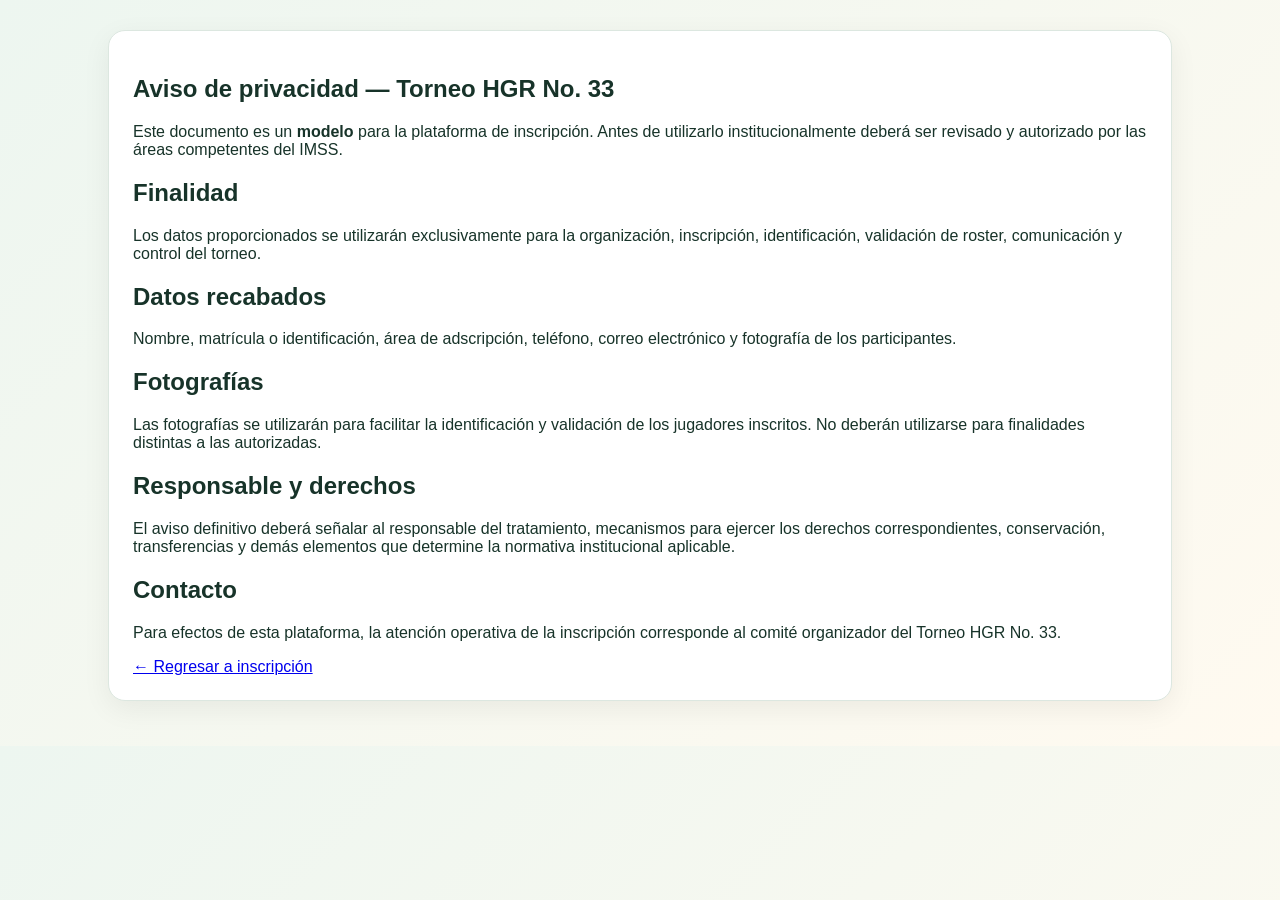
<file: docs/aviso-privacidad.html>
<!doctype html><html lang="es"><head><meta charset="utf-8"><meta name="viewport" content="width=device-width,initial-scale=1"><title>Aviso de privacidad - Torneo HGR 33</title><link rel="stylesheet" href="styles.css"></head><body><main class="container" style="margin-top:30px"><section class="card"><h1>Aviso de privacidad — Torneo HGR No. 33</h1><p>Este documento es un <b>modelo</b> para la plataforma de inscripción. Antes de utilizarlo institucionalmente deberá ser revisado y autorizado por las áreas competentes del IMSS.</p><h2>Finalidad</h2><p>Los datos proporcionados se utilizarán exclusivamente para la organización, inscripción, identificación, validación de roster, comunicación y control del torneo.</p><h2>Datos recabados</h2><p>Nombre, matrícula o identificación, área de adscripción, teléfono, correo electrónico y fotografía de los participantes.</p><h2>Fotografías</h2><p>Las fotografías se utilizarán para facilitar la identificación y validación de los jugadores inscritos. No deberán utilizarse para finalidades distintas a las autorizadas.</p><h2>Responsable y derechos</h2><p>El aviso definitivo deberá señalar al responsable del tratamiento, mecanismos para ejercer los derechos correspondientes, conservación, transferencias y demás elementos que determine la normativa institucional aplicable.</p><h2>Contacto</h2><p>Para efectos de esta plataforma, la atención operativa de la inscripción corresponde al comité organizador del Torneo HGR No. 33.</p><a href="index.html">← Regresar a inscripción</a></section></main></body></html>
</file>
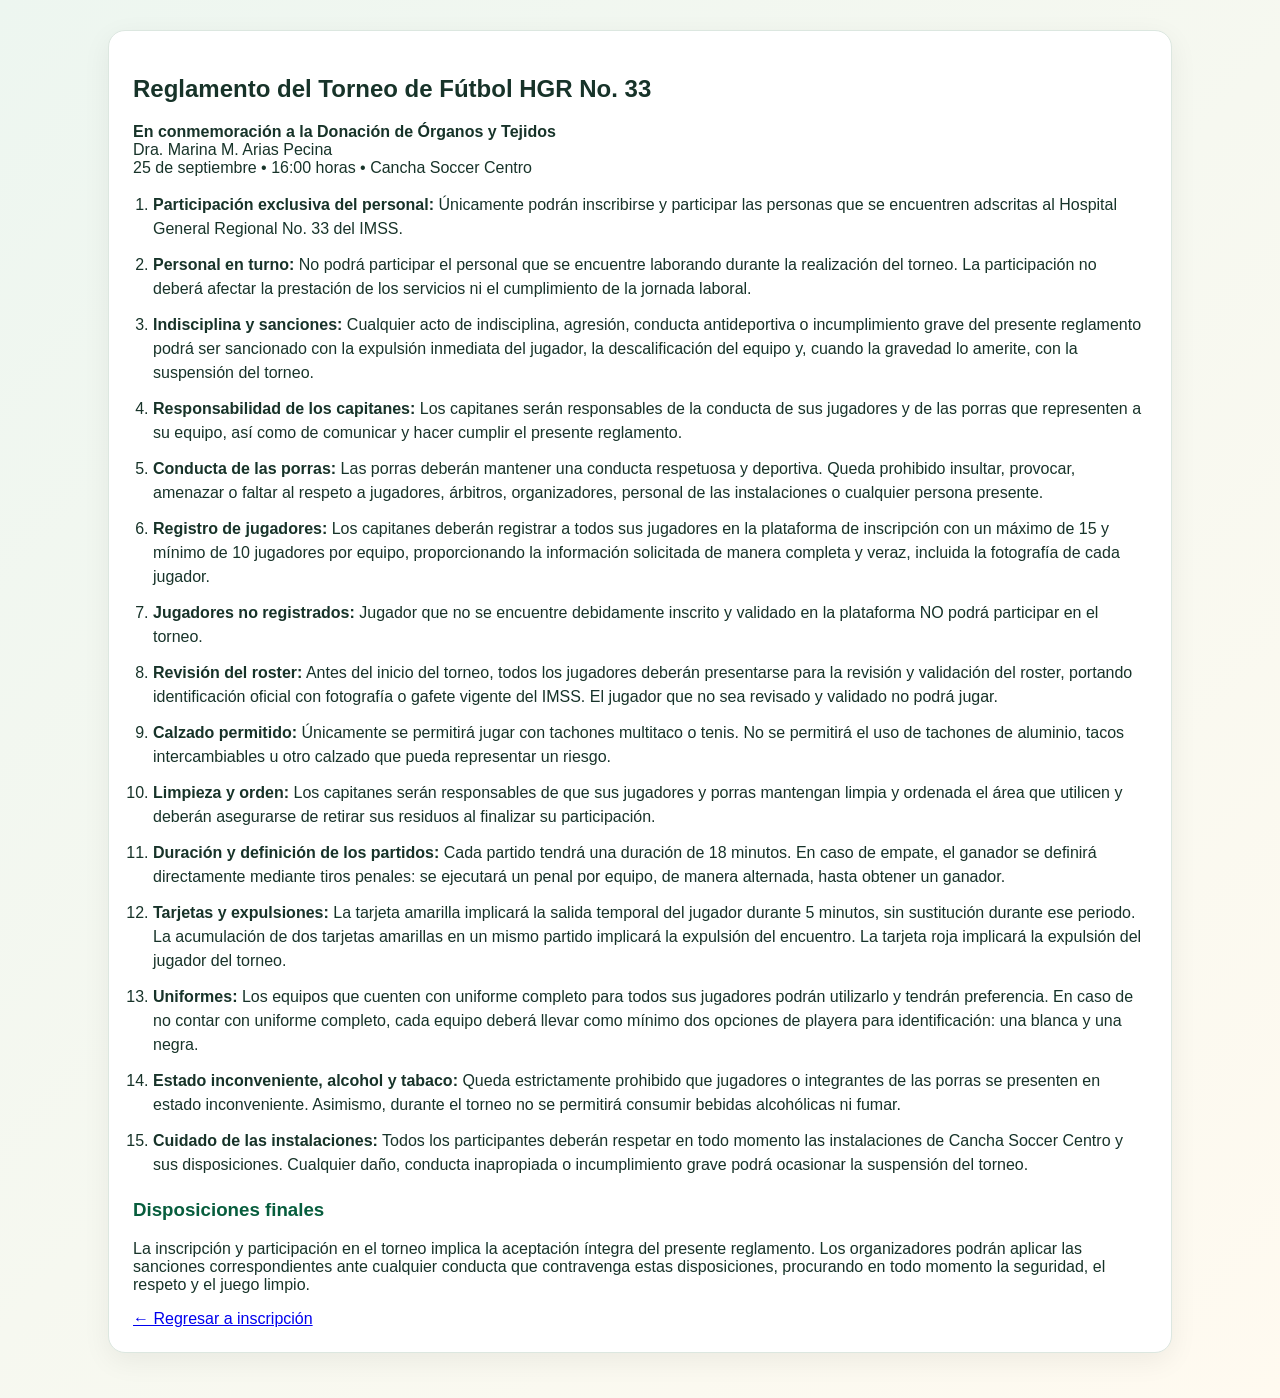
<file: docs/reglamento.html>
<!doctype html>
<html lang="es">
<head>
<meta charset="utf-8">
<meta name="viewport" content="width=device-width,initial-scale=1">
<title>Reglamento | Torneo HGR No. 33</title>
<link rel="stylesheet" href="styles.css">
<style>.reglamento ol{padding-left:20px}.reglamento li{margin:12px 0;line-height:1.5}.reglamento h3{color:var(--green);margin-top:22px}</style>
</head>
<body>
<main class="container" style="margin-top:30px">
<section class="card reglamento">
<h1>Reglamento del Torneo de Fútbol HGR No. 33</h1>
<p><b>En conmemoración a la Donación de Órganos y Tejidos</b><br>Dra. Marina M. Arias Pecina<br>25 de septiembre • 16:00 horas • Cancha Soccer Centro</p>

<ol>
<li><b>Participación exclusiva del personal:</b> Únicamente podrán inscribirse y participar las personas que se encuentren adscritas al Hospital General Regional No. 33 del IMSS.</li>
<li><b>Personal en turno:</b> No podrá participar el personal que se encuentre laborando durante la realización del torneo. La participación no deberá afectar la prestación de los servicios ni el cumplimiento de la jornada laboral.</li>
<li><b>Indisciplina y sanciones:</b> Cualquier acto de indisciplina, agresión, conducta antideportiva o incumplimiento grave del presente reglamento podrá ser sancionado con la expulsión inmediata del jugador, la descalificación del equipo y, cuando la gravedad lo amerite, con la suspensión del torneo.</li>
<li><b>Responsabilidad de los capitanes:</b> Los capitanes serán responsables de la conducta de sus jugadores y de las porras que representen a su equipo, así como de comunicar y hacer cumplir el presente reglamento.</li>
<li><b>Conducta de las porras:</b> Las porras deberán mantener una conducta respetuosa y deportiva. Queda prohibido insultar, provocar, amenazar o faltar al respeto a jugadores, árbitros, organizadores, personal de las instalaciones o cualquier persona presente.</li>
<li><b>Registro de jugadores:</b> Los capitanes deberán registrar a todos sus jugadores en la plataforma de inscripción con un máximo de 15 y mínimo de 10 jugadores por equipo, proporcionando la información solicitada de manera completa y veraz, incluida la fotografía de cada jugador.</li>
<li><b>Jugadores no registrados:</b> Jugador que no se encuentre debidamente inscrito y validado en la plataforma NO podrá participar en el torneo.</li>
<li><b>Revisión del roster:</b> Antes del inicio del torneo, todos los jugadores deberán presentarse para la revisión y validación del roster, portando identificación oficial con fotografía o gafete vigente del IMSS. El jugador que no sea revisado y validado no podrá jugar.</li>
<li><b>Calzado permitido:</b> Únicamente se permitirá jugar con tachones multitaco o tenis. No se permitirá el uso de tachones de aluminio, tacos intercambiables u otro calzado que pueda representar un riesgo.</li>
<li><b>Limpieza y orden:</b> Los capitanes serán responsables de que sus jugadores y porras mantengan limpia y ordenada el área que utilicen y deberán asegurarse de retirar sus residuos al finalizar su participación.</li>
<li><b>Duración y definición de los partidos:</b> Cada partido tendrá una duración de 18 minutos. En caso de empate, el ganador se definirá directamente mediante tiros penales: se ejecutará un penal por equipo, de manera alternada, hasta obtener un ganador.</li>
<li><b>Tarjetas y expulsiones:</b> La tarjeta amarilla implicará la salida temporal del jugador durante 5 minutos, sin sustitución durante ese periodo. La acumulación de dos tarjetas amarillas en un mismo partido implicará la expulsión del encuentro. La tarjeta roja implicará la expulsión del jugador del torneo.</li>
<li><b>Uniformes:</b> Los equipos que cuenten con uniforme completo para todos sus jugadores podrán utilizarlo y tendrán preferencia. En caso de no contar con uniforme completo, cada equipo deberá llevar como mínimo dos opciones de playera para identificación: una blanca y una negra.</li>
<li><b>Estado inconveniente, alcohol y tabaco:</b> Queda estrictamente prohibido que jugadores o integrantes de las porras se presenten en estado inconveniente. Asimismo, durante el torneo no se permitirá consumir bebidas alcohólicas ni fumar.</li>
<li><b>Cuidado de las instalaciones:</b> Todos los participantes deberán respetar en todo momento las instalaciones de Cancha Soccer Centro y sus disposiciones. Cualquier daño, conducta inapropiada o incumplimiento grave podrá ocasionar la suspensión del torneo.</li>
</ol>

<h3>Disposiciones finales</h3>
<p>La inscripción y participación en el torneo implica la aceptación íntegra del presente reglamento. Los organizadores podrán aplicar las sanciones correspondientes ante cualquier conducta que contravenga estas disposiciones, procurando en todo momento la seguridad, el respeto y el juego limpio.</p>

<a href="index.html">← Regresar a inscripción</a>
</section>
</main>
</body>
</html>
</file>
<file: docs/styles.css>
:root{--green:#075d3d;--green2:#0b8054;--red:#b33224;--gold:#dca92c;--cream:#fbf5e5;--ink:#173329;--line:#d1ded7;--bg:#f3f7f4}
*{box-sizing:border-box}body{margin:0;background:linear-gradient(135deg,#edf6f0,#fffaf0);font-family:Arial,Helvetica,sans-serif;color:var(--ink)}
.hero{color:#fff;background:linear-gradient(135deg,#064d34,#0b8054 55%,#258bb9);padding:30px 20px 65px;text-align:center}.hero-inner{max-width:1050px;margin:auto}.institution{font-weight:900;letter-spacing:2px}.invite{font-weight:900;color:#ffe7a0;font-size:17px;margin:8px}.hero h1{font-size:clamp(42px,8vw,78px);margin:10px 0 0;line-height:.95}.hgr{font-size:32px;font-weight:900}.hero h2{font-size:21px;margin:10px 0 5px}.edition{font-size:20px;font-weight:900;color:#ffe7a0}
.admin-header{background:linear-gradient(135deg,#064d34,#0b8054);color:#fff;padding:25px}.admin-header h1{margin:3px 0}.admin-header p{margin:4px 0}
.container{max-width:1100px;margin:-35px auto 45px;padding:0 18px;position:relative}.event-grid{display:grid;grid-template-columns:1fr 1.5fr 1fr;gap:10px}.event-grid>div{background:#fff;border-radius:15px;padding:17px;box-shadow:0 8px 25px #0001}.event-grid span{font-size:24px;float:left;margin-right:10px}.event-grid b,.event-grid small{display:block}.event-grid b{color:var(--green)}.event-grid small{font-size:12px;margin-top:4px}
.card,.topbar{background:#fff;border:1px solid #dce7e0;border-radius:17px;padding:24px;margin:17px 0;box-shadow:0 8px 28px #00000010}.topbar{display:flex;justify-content:space-between;align-items:center}
.tabs{display:flex;gap:5px;border-bottom:1px solid var(--line);margin:-6px -24px 20px;padding:0 24px}.tab{background:transparent;color:#687a72;border:0;border-bottom:3px solid transparent;border-radius:0}.tab.active{color:var(--green);border-bottom-color:var(--green)}
label{display:block;font-size:13px;font-weight:700;color:#3a5148;margin:10px 0}input,select{width:100%;padding:12px;margin-top:6px;border:1px solid var(--line);border-radius:10px;background:#fff;font-size:15px}input:focus,select:focus{outline:0;border-color:var(--green);box-shadow:0 0 0 3px #075d3d18}
button{border:0;border-radius:10px;padding:12px 17px;font-weight:800;cursor:pointer}button:disabled{opacity:.5;cursor:not-allowed}.primary{background:var(--green);color:#fff}.primary:hover{background:var(--green2)}.secondary{background:#e8f1eb;color:var(--green)}.danger{background:#fde8e4;color:#a3291d}.text-btn{background:transparent;color:var(--green);display:block;margin:8px auto}.full-btn{width:100%}.big{padding:14px 22px;font-size:15px}
.grid2{display:grid;grid-template-columns:1fr 1fr;gap:10px}.section-heading{display:flex;gap:12px;align-items:center}.section-heading>span{background:var(--green);color:#fff;width:36px;height:36px;border-radius:50%;display:grid;place-items:center;font-weight:900}.section-heading h2{margin:0}.section-heading p{margin:3px 0 12px;color:#6a7b73;font-size:13px}.notice{padding:12px;background:#fff6d8;border-left:4px solid var(--gold);border-radius:8px;font-size:13px;margin:12px 0}
.player{border:1px solid var(--line);border-radius:13px;padding:15px;margin:10px 0;background:#fbfdfb}.player-head{display:flex;justify-content:space-between;align-items:center;color:var(--green);font-weight:900}.pgrid{display:grid;grid-template-columns:2fr 1fr 1.5fr .7fr 1.3fr;gap:8px;align-items:end}.preview{width:65px;height:65px;border-radius:8px;object-fit:cover;border:1px solid var(--line);display:block;margin-top:5px}.hidden{display:none!important}.hint,.muted{color:#6a7b73;font-size:12px}.hint.err{color:#a3291d;font-weight:800}.hint.ok{color:var(--green2);font-weight:800}.actions{display:flex;gap:10px;justify-content:flex-end}.actions-left{display:flex;gap:14px;align-items:center;justify-content:flex-start;flex-wrap:wrap}.check{font-weight:600}.check input{width:auto;display:inline;margin-right:8px;transform:scale(1.15)}.privacy-link{color:var(--green);font-weight:800;font-size:13px}.message{font-weight:800;margin-top:12px}.message.ok{color:var(--green)}.message.err{color:#a3291d}.status-card{border-left:5px solid var(--gold)}.status-head{display:flex;justify-content:space-between;align-items:center}.pill{padding:8px 12px;border-radius:20px;background:#fff1cf;color:#815800;font-weight:900;font-size:12px}.pill.valid{background:#dff1e5;color:var(--green)}.pill.reject{background:#fde8e4;color:#a3291d}.folio{font-family:monospace;font-size:13px;margin-top:10px}.admin-note{margin-top:12px;padding:12px;background:#fff1cf;border-radius:10px}.stats{display:grid;grid-template-columns:repeat(5,1fr);gap:10px}.stats>div{background:#fff;border-radius:14px;padding:16px;text-align:center;box-shadow:0 5px 18px #0000000c}.stats strong,.stats small{display:block}.stats strong{font-size:28px;color:var(--green)}.stats small{color:#687a72}.toolbar{display:grid;grid-template-columns:2fr 1fr 1fr auto auto;gap:8px}.team-row{background:#fff;border:1px solid var(--line);border-radius:15px;padding:16px;margin:10px 0;display:grid;grid-template-columns:1fr auto;gap:10px}.team-row h3{margin:0;color:var(--green)}.team-row p{margin:5px 0;color:#667970;font-size:13px}.detail-head{display:flex;justify-content:space-between;align-items:center}.admin-actions{display:flex;gap:10px;margin-top:15px}.player-admin{display:grid;grid-template-columns:80px 1fr auto;gap:12px;align-items:center;border:1px solid var(--line);border-radius:12px;padding:10px;margin:8px 0}.player-admin img{width:70px;height:70px;object-fit:cover;border-radius:8px}.valid-select{padding:8px;border-radius:8px}
footer{text-align:center;padding:28px;background:#e5efe9;color:#587067}
@media(max-width:850px){.event-grid,.grid2,.toolbar,.stats{grid-template-columns:1fr 1fr}.pgrid{grid-template-columns:1fr 1fr}.actions,.admin-actions{flex-direction:column}.team-row{grid-template-columns:1fr}.actions button,.admin-actions button{width:100%}}
@media(max-width:560px){.event-grid,.grid2,.stats{grid-template-columns:1fr}.topbar,.status-head,.detail-head{gap:10px;align-items:flex-start;flex-direction:column}}
</file>
